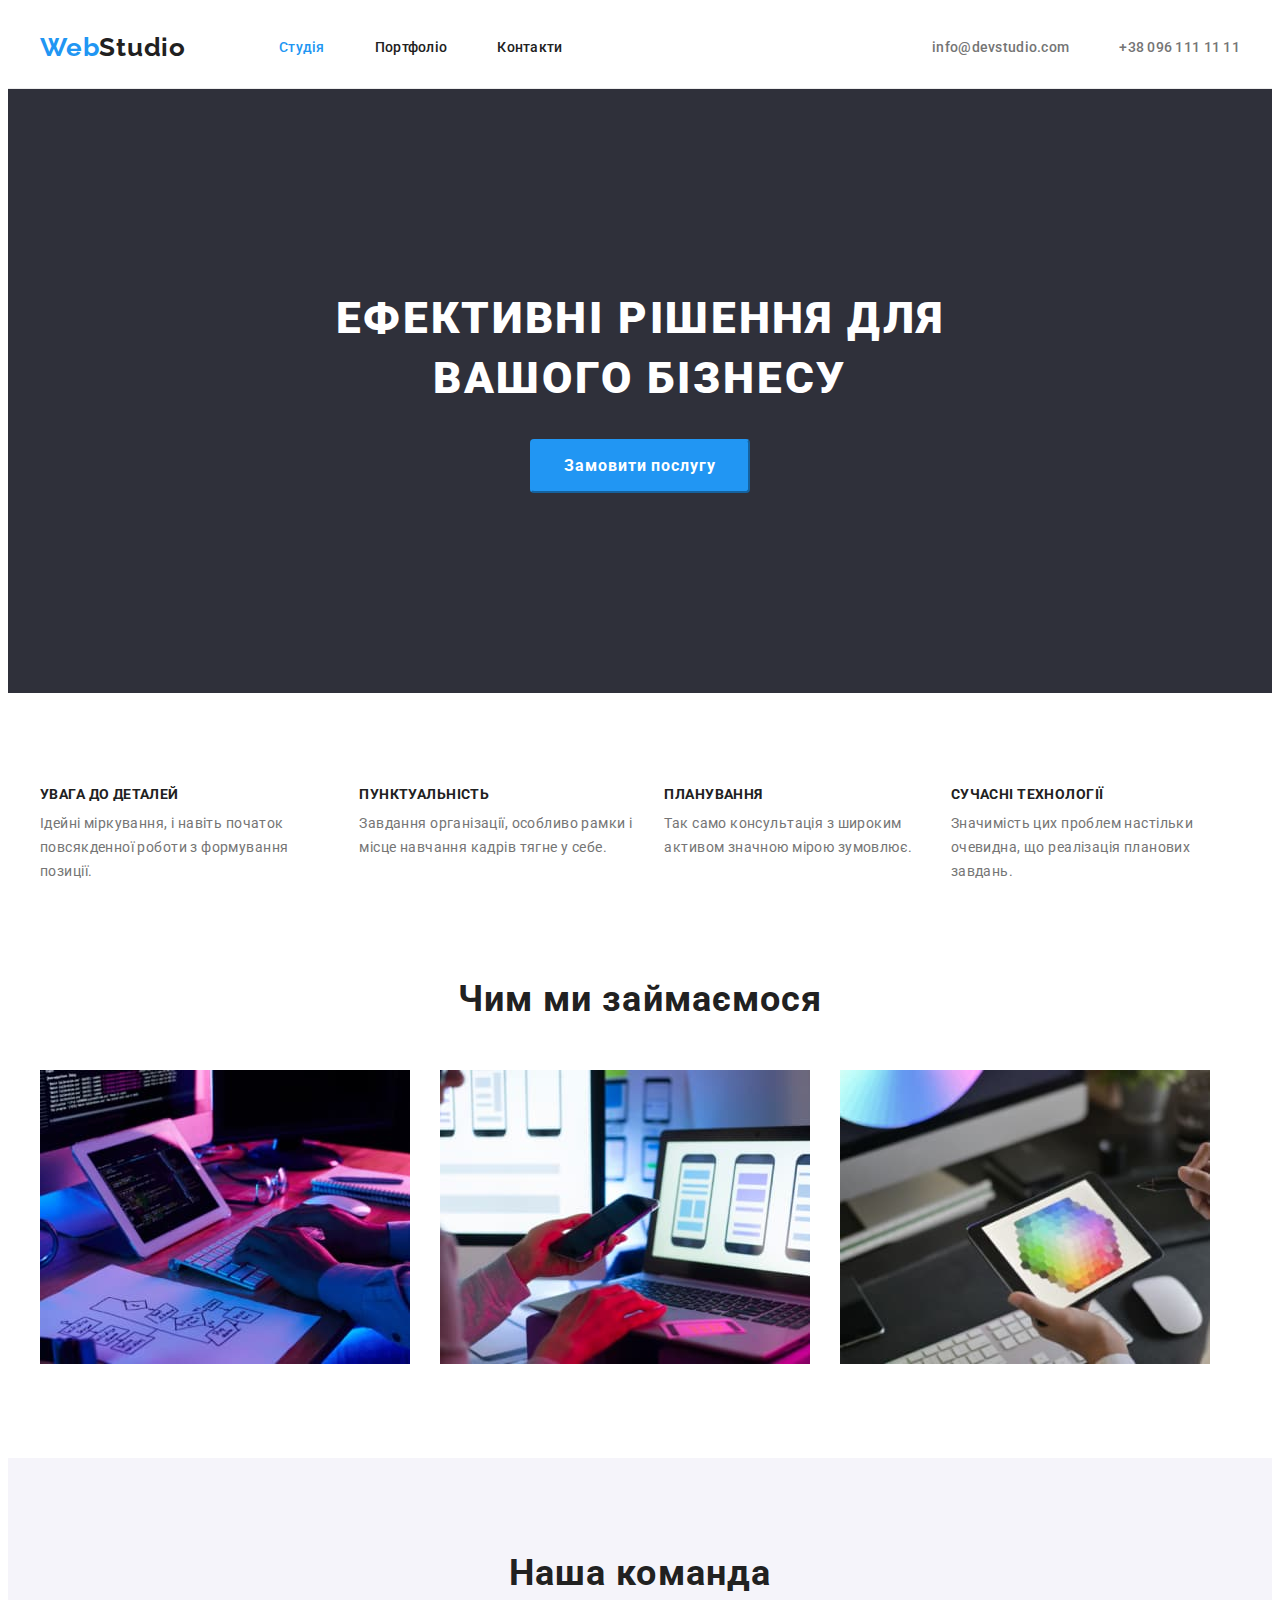
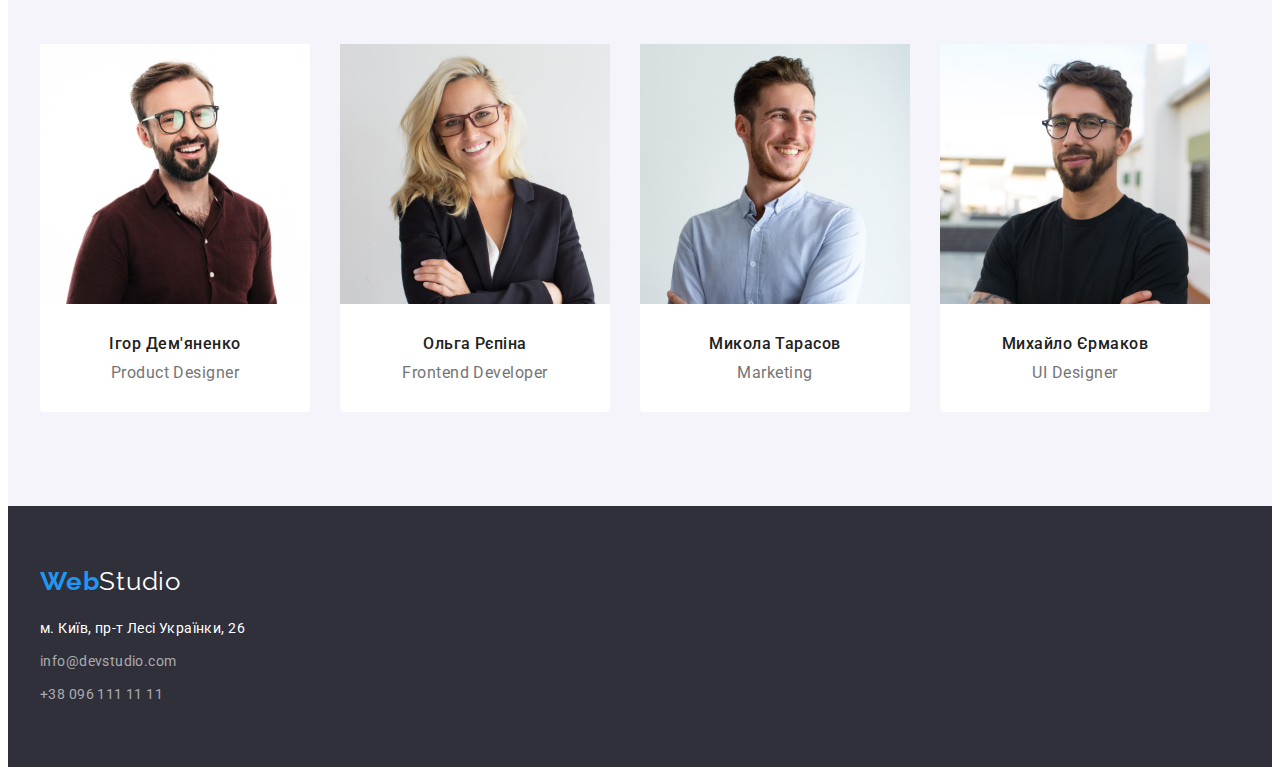
<file: index.html>
<!DOCTYPE html>
<html lang="uk">

<head>
  <meta charset="UTF-8" />
  <meta http-equiv="X-UA-Compatible" content="IE=edge" />
  <meta name="viewport" content="width=device-width, initial-scale=1.0" />
  <link rel="preconnect" href="https://fonts.googleapis.com" />
  <link rel="preconnect" href="https://fonts.gstatic.com" crossorigin />
  <link href="https://fonts.googleapis.com/css2?family=Raleway:wght@700&family=Roboto:wght@400;500;700;900&display=swap"
    rel="stylesheet" />
  <link rel="stylesheet" href="https://cdnjs.cloudflare.com/ajax/libs/modern-normalize/1.1.0/modern-normalize.min.css"
    integrity="sha512-wpPYUAdjBVSE4KJnH1VR1HeZfpl1ub8YT/NKx4PuQ5NmX2tKuGu6U/JRp5y+Y8XG2tV+wKQpNHVUX03MfMFn9Q=="
    crossorigin="anonymous" referrerpolicy="no-referrer" />
  <link rel="stylesheet" href="./css/styles.css" />
  <title>Студія</title>
</head>

<body>
  <!-- Верхня лінія -->
  <header class="header">
    <div class="header-section container">
      <nav class="nav-header">
        <a lang="en" class="header-logo link" href="./index.html"><span class="logo">Web</span>Studio</a>
        <ul class="nav-list list">
          <li class="item"><a class="nav-link link current" href="./index.html">Студія</a></li>
          <li class="item"><a class="nav-link link" href="./portfolio.html">Портфоліо</a></li>
          <li class="item"><a class="nav-link link" href="">Контакти</a></li>
        </ul>
      </nav>
      <ul class="header-address list">
        <li class="item"><a class="address link" href="mailto:info@devstudio.com">info@devstudio.com</a></li>
        <li class="item"><a class="address link" href="tel:+380961111111">+38 096 111 11 11</a></li>
      </ul>
    </div>
  </header>

  <!-- Індивідуальна інформація сторінки -->
  <main>
    <!-- ШАПКА -->
    <section class="hero section">
      <div class="container">
        <h1 class="hero-title">ЕФЕКТИВНІ РІШЕННЯ ДЛЯ <br> ВАШОГО БІЗНЕСУ</h1>
        <button class="hero-button" type="button">Замовити послугу</button>
      </div>
    </section>

    <!-- Особливості -->
    <section class="features section">
      <div class="container">
        <h2 class="visually-hidden title">Особливості</h2>
        <ul class="features-list list">
          <li class="item">
            <h3 class="list-title">УВАГА ДО ДЕТАЛЕЙ</h3>
            <p class="list-text">
              Ідейні міркування, і навіть початок повсякденної роботи з формування позиції.
            </p>
          </li>
          <li class="item">
            <h3 class="list-title">ПУНКТУАЛЬНІСТЬ</h3>
            <p class="list-text">
              Завдання організації, особливо рамки і місце навчання кадрів тягне у себе.
            </p>
          </li>
          <li class="item">
            <h3 class="list-title">ПЛАНУВАННЯ</h3>
            <p class="list-text">Так само консультація з широким активом значною мірою зумовлює.</p>
          </li>
          <li class="item">
            <h3 class="list-title">СУЧАСНІ ТЕХНОЛОГІЇ</h3>
            <p class="list-text">
              Значимість цих проблем настільки очевидна, що реалізація планових завдань.
            </p>
          </li>
        </ul>
      </div>
    </section>

    <!-- Чим ми займаємося -->
    <section class="section">
      <div class="container">
        <h2 class="title">Чим ми займаємося</h2>
        <ul class="work-list list">
          <li class="item"><img src="./images/box1.jpg" alt="Програмування" width="370" /></li>
          <li class="item"><img src="./images/box2.jpg" alt="Адаптація під телефон" width="370" /></li>
          <li class="item"><img src="./images/box3.jpg" alt="Дизайн" width="370" /></li>
        </ul>
      </div>
    </section>

    <!-- Наша команда -->
    <section class="team section">
      <div class="container">
        <h2 class="title">Наша команда</h2>
        <ul class="team-list list">
          <li class="item">
            <img src="./images/img1.jpg" alt="Зображений чоловік" width="270" />
            <div class="work-item">
              <h3 class="item-title">Ігор Дем'яненко</h3>
              <p class="item-text">Product Designer</p>
            </div>
          </li>
          <li class="item">
            <img src="./images/img2.jpg" alt="Зображена жінка" width="270" />
            <div class="work-item">
              <h3 class="item-title">Ольга Рєпіна</h3>
              <p class="item-text">Frontend Developer</p>
            </div>
          </li>
          <li class="item">
            <img src="./images/img3.jpg" alt="Зображений чоловік" width="270" />
            <div class="work-item">
              <h3 class="item-title">Микола Тарасов</h3>
              <p class="item-text">Marketing</p>
            </div>
          </li>
          <li class="item">
            <img src="./images/img4.jpg" alt="Зображений чоловік" width="270" />
            <div class="work-item">
              <h3 class="item-title">Михайло Єрмаков</h3>
              <p class="item-text">UI Designer</p>
            </div>
          </li>
        </ul>
      </div>
    </section>
  </main>

  <!-- Підвал -->
  <footer class="footer">
    <div class="container">
      <a lang="en" class="footer-logo link" href="./index.html"><span class="logo">Web</span>Studio</a>
      <address>
        <ul class="footer-list list">
          <li class="item">
            <a class="address link" href="https://goo.gl/maps/CPtrU1FHBa2aNyZL9" target="_blank"
              rel="noopener noreferrer nofollow">м. Київ, пр-т Лесі Українки, 26</a>
          </li>
          <li class="item">
            <a class="contact-link link" href="mailto:info@devstudio.com">info@devstudio.com</a>
          </li>
          <li class="item"><a class="contact-link link" href="tel:+380961111111">+38 096 111 11 11</a></li>
        </ul>
      </address>
    </div>
  </footer>
</body>

</html>
</file>
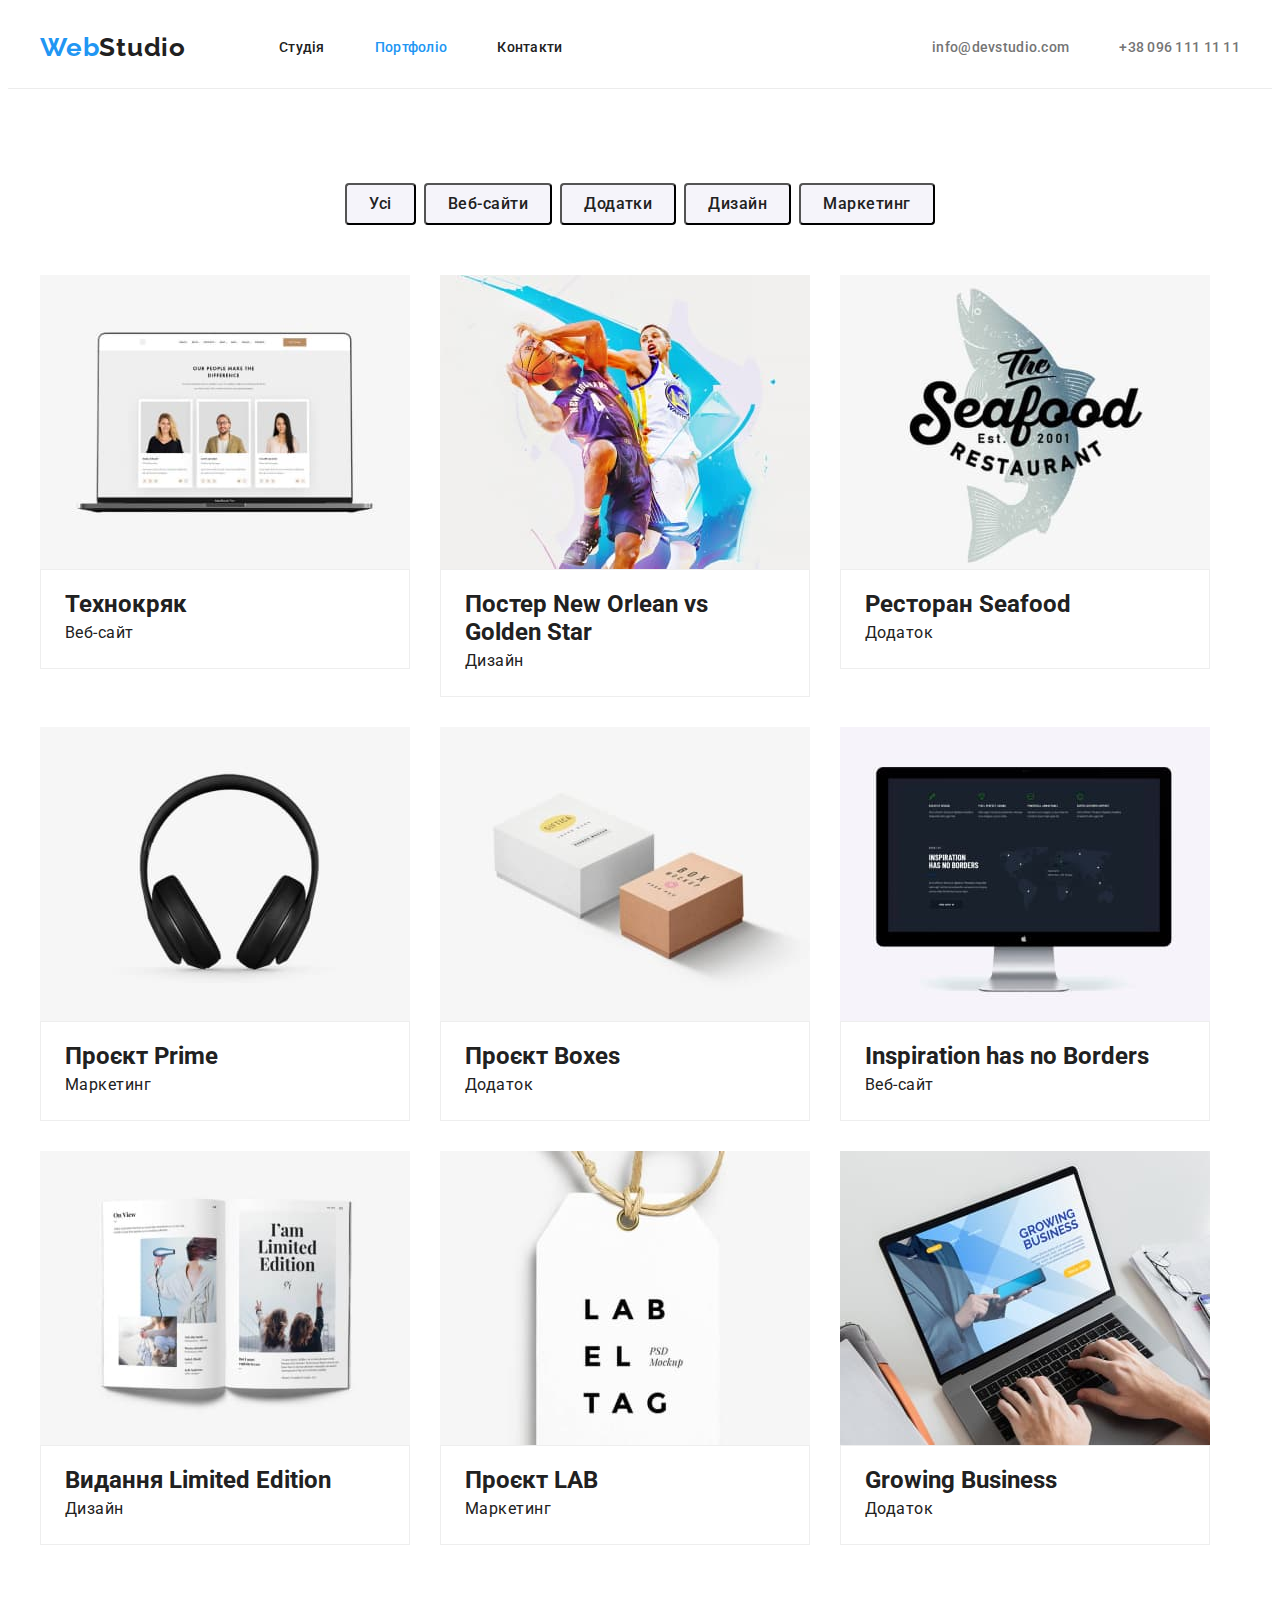
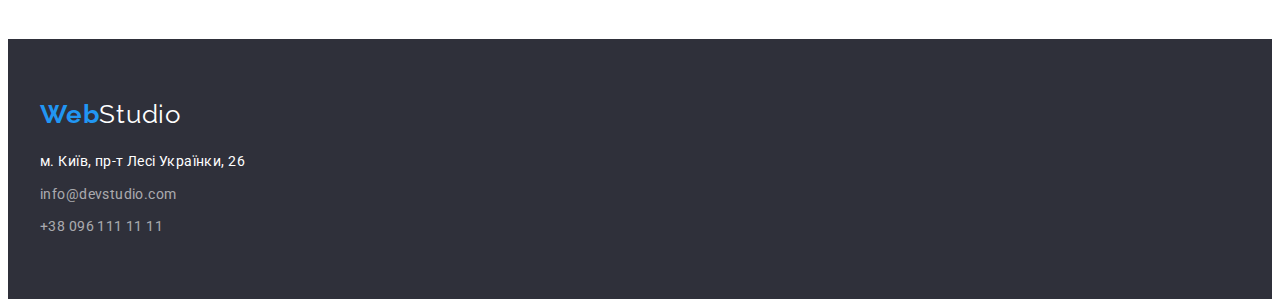
<file: portfolio.html>
<!DOCTYPE html>
<html lang="uk">

<head>
  <meta charset="UTF-8" />
  <meta http-equiv="X-UA-Compatible" content="IE=edge" />
  <meta name="viewport" content="width=device-width, initial-scale=1.0" />
  <link rel="preconnect" href="https://fonts.googleapis.com" />
  <link rel="preconnect" href="https://fonts.gstatic.com" crossorigin />
  <link href="https://fonts.googleapis.com/css2?family=Raleway:wght@700&family=Roboto:wght@400;500;700;900&display=swap"
    rel="stylesheet" />
  <link rel="stylesheet" href="https://cdnjs.cloudflare.com/ajax/libs/modern-normalize/1.1.0/modern-normalize.min.css"
    integrity="sha512-wpPYUAdjBVSE4KJnH1VR1HeZfpl1ub8YT/NKx4PuQ5NmX2tKuGu6U/JRp5y+Y8XG2tV+wKQpNHVUX03MfMFn9Q=="
    crossorigin="anonymous" referrerpolicy="no-referrer" />
  <link rel="stylesheet" href="./css/styles.css" />
  <title>Портфоліо</title>
</head>

<body>
  <header class="header">
    <div class="header-section container">
      <nav class="nav-header">
        <a lang="en" class="header-logo link" href="./index.html"><span class="logo">Web</span>Studio</a>
        <ul class="nav-list list">
          <li class="item"><a class="nav-link link" href="./index.html">Студія</a></li>
          <li class="item"><a class="nav-link link current" href="./portfolio.html">Портфоліо</a></li>
          <li class="item"><a class="nav-link link" href="">Контакти</a></li>
        </ul>
      </nav>
      <ul class="header-address list">
        <li class="item"><a class="address link" href="mailto:info@devstudio.com">info@devstudio.com</a></li>
        <li class="item"><a class="address link" href="tel:+380961111111">+38 096 111 11 11</a></li>
      </ul>
    </div>
  </header>

  <main>
    <section class="portfolio-page section">
      <div class="portfolio-block container">
        <h1 class="visually-hidden">Портфоліо</h1>
        <ul class="protfolio-filter list">
          <li class="item-button"><button class="portfolio-btn" type="button">Усі</button></li>
          <li class="item-button"><button class="portfolio-btn" type="button">Веб-сайти</button></li>
          <li class="item-button"><button class="portfolio-btn" type="button">Додатки</button></li>
          <li class="item-button"><button class="portfolio-btn" type="button">Дизайн</button></li>
          <li class="item-button"><button class="portfolio-btn" type="button">Маркетинг</button></li>
        </ul>

        <ul class="portfolio-list list">
          <li class="portfolio-item">
            <img src="./images/portfolioimg1.jpg" alt="" width="370" />
            <div class="text-block">
              <h2 class="portfolio-title">Технокряк</h2>
              <p class="portfolio-text">Веб-сайт</p>
            </div>
          </li>
          <li class="portfolio-item">
            <img src="./images/portfolioimg2.jpg" alt="" width="370" />
            <div class="text-block">
              <h2 class="portfolio-title">Постер New Orlean vs Golden Star</h2>
              <p class="portfolio-text">Дизайн</p>
            </div>
          </li>
          <li class="portfolio-item">
            <img src="./images/portfolioimg3.jpg" alt="" width="370" />
            <div class="text-block">
              <h2 class="portfolio-title">Ресторан Seafood</h2>
              <p class="portfolio-text">Додаток</p>
            </div>
          </li>
          <li class="portfolio-item">
            <img src="./images/portfolioimg4.jpg" alt="" width="370" />
            <div class="text-block">
              <h2 class="portfolio-title">Проєкт Prime</h2>
              <p class="portfolio-text">Маркетинг</p>
            </div>
          </li>
          <li class="portfolio-item">
            <img src="./images/portfolioimg5.jpg" alt="" width="370" />
            <div class="text-block">
              <h2 class="portfolio-title">Проєкт Boxes</h2>
              <p class="portfolio-text">Додаток</p>
            </div class="text-block">
          </li>
          <li class="portfolio-item">
            <img src="./images/portfolioimg6.jpg" alt="" width="370" />
            <div class="text-block">
              <h2 class="portfolio-title">Inspiration has no Borders</h2>
              <p class="portfolio-text">Веб-сайт</p>
            </div>
          </li>
          <li class="portfolio-item">
            <img src="./images/portfolioimg7.jpg" alt="" width="370" />
            <div class="text-block">
              <h2 class="portfolio-title">Видання Limited Edition</h2>
              <p class="portfolio-text">Дизайн</p>
            </div>
          </li>

          <li class="portfolio-item">
            <img src="./images/portfolioimg8.jpg" alt="" width="370" />
            <div class="text-block">
              <h2 class="portfolio-title">Проєкт LAB</h2>
              <p class="portfolio-text">Маркетинг</p>
            </div>
          </li>
          <li class="portfolio-item">
            <img src="./images/portfolioimg9.jpg" alt="" width="370" />
            <div class="text-block">
              <h2 class="portfolio-title">Growing Business</h2>
              <p class="portfolio-text">Додаток</p>
            </div>
          </li>

        </ul>
      </div>
    </section>
  </main>

  <footer class="footer">
    <div class="container">
      <a lang="en" class="footer-logo link" href="./index.html"><span class="logo">Web</span>Studio</a>
      <address>
        <ul class="footer-list list">
          <li class="item">
            <a class="address link" href="https://goo.gl/maps/CPtrU1FHBa2aNyZL9" target="_blank"
              rel="noopener noreferrer nofollow">м. Київ, пр-т Лесі Українки, 26</a>
          </li>
          <li class="item">
            <a class="contact-link link" href="mailto:info@devstudio.com">info@devstudio.com</a>
          </li>
          <li class="item"><a class="contact-link link" href="tel:+380961111111">+38 096 111 11 11</a></li>
        </ul>
      </address>
    </div>
  </footer>
</body>

</html>
</file>
<file: css/styles.css>
:root {
  --primary-background-color: #ffffff;
  --secondary-background-color: #2f303a;
  --tertiary-background-color: #f5f4fa;

  --primary-text-color: #212121;
  --secondary-text-color: #757575;

  --accent-background-color: #2196f3;
  --accent-text-color: #2196f3;

  --white-color: #ffffff
}

body {
  font-family: 'Roboto', sans-serif;
  background-color: var(--primary-background-color);
  color: var(--primary-text-color);
}

h1,
h2,
h3,
ul,
p {
  margin: 0;
  padding: 0;
}

img {
  display: block;
  max-width: 100%;
  height: auto;
}

.container {
  width: 1200px;
  padding: 0 15px;
  margin: 0 auto;
}

.section {
  padding: 94px 0;
}

.link {
  text-decoration: none;
}

.list {
  list-style-type: none;
}

/* HEADER */
/* Logo */
.header {
  border-bottom: 1px solid #ECECEC;
}

.logo {
  font-family: 'Raleway';
  font-weight: 700;
  font-size: 26px;
  line-height: 1.2;
  letter-spacing: 0.03em;

  color: var(--accent-text-color);
}

.header-logo {
  margin-right: 93px;
  font-family: 'Raleway';
  font-weight: 700;
  font-size: 26px;
  line-height: 1.2;
  letter-spacing: 0.03em;

  color: var(--primary-text-color);
}

/* Nav */
.header-section {
  display: flex;
  align-items: center;
}

.nav-header {
  display: flex;
  align-items: center;
}

.nav-list {
  display: flex;
}

.nav-list .item:not(:last-child) {
  margin-right: 50px;
}


.nav-link {
  display: block;
  padding: 32px 0px;

  font-weight: 500;
  font-size: 14px;
  line-height: 1.14;
  letter-spacing: 0.02em;

  color: var(--primary-text-color);
}

.nav-link:hover,
.nav-link:focus {
  color: var(--accent-text-color);
}

.nav-link.current {
  color: var(--accent-text-color);
}

.header-address {
  display: flex;
  margin-left: auto;
}

.header-address .item:not(:last-child) {
  margin-right: 50px;
}

.header-address .address {
  display: block;
  padding: 32px 0;
  font-weight: 500;
  font-size: 14px;
  line-height: 1.14;
  letter-spacing: 0.02em;

  color: var(--secondary-text-color);
}

.header-address .address:hover,
.header-address .address:focus {
  color: var(--accent-text-color);
}

/* MAIN */
.title {
  margin-bottom: 50px;

  font-size: 36px;
  line-height: 1.17;
  text-align: center;
  letter-spacing: 0.03em;
}

/* Hero selection */
.hero {
  text-align: center;
  background-color: var(--secondary-background-color);
  padding: 200px 0;
}

.hero-title {
  margin-bottom: 30px;

  font-weight: 900;
  font-size: 44px;
  line-height: 1.36;
  letter-spacing: 0.06em;

  color: var(--white-color);
}

.hero-button {
  padding: 10px 32px;
  font-family: 'Roboto';
  font-weight: 700;
  font-size: 16px;
  line-height: 1.87;
  align-items: center;
  letter-spacing: 0.06em;

  background-color: var(--accent-background-color);
  color: var(--white-color);

  cursor: pointer;
  border-radius: 4px;
  border-color: var(--accent-background-color);

}

/* Features */
.features {
  padding-bottom: 0px;
}

.list-title {
  margin-bottom: 10px;

  font-size: 14px;
  line-height: 1.14;
  letter-spacing: 0.03em;

  color: var(--primary-text-color);
}

.visually-hidden {
  position: absolute;
  white-space: nowrap;
  width: 1px;
  height: 1px;
  overflow: hidden;
  border: 0;
  padding: 0;
  clip: rect(0 0 0 0);
  clip-path: inset(50%);
  margin: -1px;
}

.features-list {
  display: flex;
}

.features-list .item:not(:last-child) {
  margin-right: 30px;
}

.list-text {
  font-size: 14px;
  line-height: 1.7;
  letter-spacing: 0.03em;

  color: var(--secondary-text-color);
}

/* Work */
.work-list {
  display: flex;
}

.work-list .item:not(:last-child) {
  margin-right: 30px;
}

/* Team */
.team {
  background-color: var(--tertiary-background-color);
}

.team-list {
  display: flex;
}

.team-list .item:not(:last-child) {
  margin-right: 30px;
}

.team-list .item {
  background-color: var(--primary-background-color);
  border-radius: 0px 0px 4px 4px;
}

.work-item {
  padding: 30px;
}

.item-title {
  margin-bottom: 10px;

  font-weight: 500;
  font-size: 16px;
  line-height: 1.19;
  text-align: center;
  letter-spacing: 0.03em;

  color: var(--primary-text-color);
}

.item-text {
  font-size: 16px;
  line-height: 1.19;
  text-align: center;
  letter-spacing: 0.03em;

  color: var(--secondary-text-color);
}

/* FOOTER */
.footer {
  padding: 60px 0px;
  background-color: var(--secondary-background-color);
}

/* Logo */
.footer-logo {
  display: block;
  margin-bottom: 20px;

  font-family: 'Raleway';
  font-size: 26px;
  line-height: 1.2;
  letter-spacing: 0.03em;

  color: var(--white-color);
}

/* Address */

.address {
  display: block;
  font-style: normal;
  font-size: 14px;
  line-height: 1.7;
  letter-spacing: 0.03em;

  color: var(--white-color);
}

.footer-list .item:not(:last-child) {
  margin-bottom: 9px;
}

.contact-link {
  display: block;
  font-family: 'Roboto';
  font-style: normal;
  font-weight: 400;
  font-size: 14px;
  line-height: 1.7;
  letter-spacing: 0.03em;

  color: rgba(255, 255, 255, 0.6);
}

.contact-link:hover,
.contact-link:focus {
  font-style: normal;
  font-size: 14px;
  line-height: 1.7;
  letter-spacing: 0.03em;

  color: var(--accent-text-color);
}

/* PORTFOLIO-PAGE */
.portfolio-page {
  background-color: #ffffff;
}

.protfolio-filter {
  display: flex;
  justify-content: center;
  margin-bottom: 50px;
}

.protfolio-filter .item-button:not(:last-child) {
  margin-right: 8px;
}


/* portf-btn */

.portfolio-btn {
  padding: 6px 22px;
  font-family: 'Roboto';
  font-weight: 500;
  font-size: 16px;
  line-height: 1.62;
  text-align: center;
  letter-spacing: 0.03em;

  background-color: #f5f4fa;
  color: var(--primary-text-color);

  cursor: pointer;
  border-radius: 4px;
}

.portfolio-btn:hover,
.portfolio-btn:focus {
  padding: 6px 25px;
  font-size: 16px;
  line-height: 1.62;
  text-align: center;
  letter-spacing: 0.03em;

  background-color: var(--accent-background-color);
  color: var(--white-color);

  cursor: pointer;
  border-radius: 4px;
}

.portfolio-list {
  display: flex;
  flex-wrap: wrap;
}

.portfolio-item {
  margin-right: 30px;
  margin-bottom: 30px;
  width: 370px;
  background-color: var(--primary-background-color);
}

.portfolio-item:nth-child(3n) {
  margin-right: 0px;
}

.portfolio-item:nth-last-child(-n + 3) {
  margin-bottom: 0px;
}

.text-block {
  padding: 20px 24px;
  border: 1px solid #EEEEEE;

}

.portfolio-tittle {
  margin-bottom: 4px;
  font-size: 18px;
  line-height: 2;
  letter-spacing: 0.06em;
}

.portfolio-text {
  font-size: 16px;
  line-height: 1.87;
  letter-spacing: 0.03em;
}
</file>
